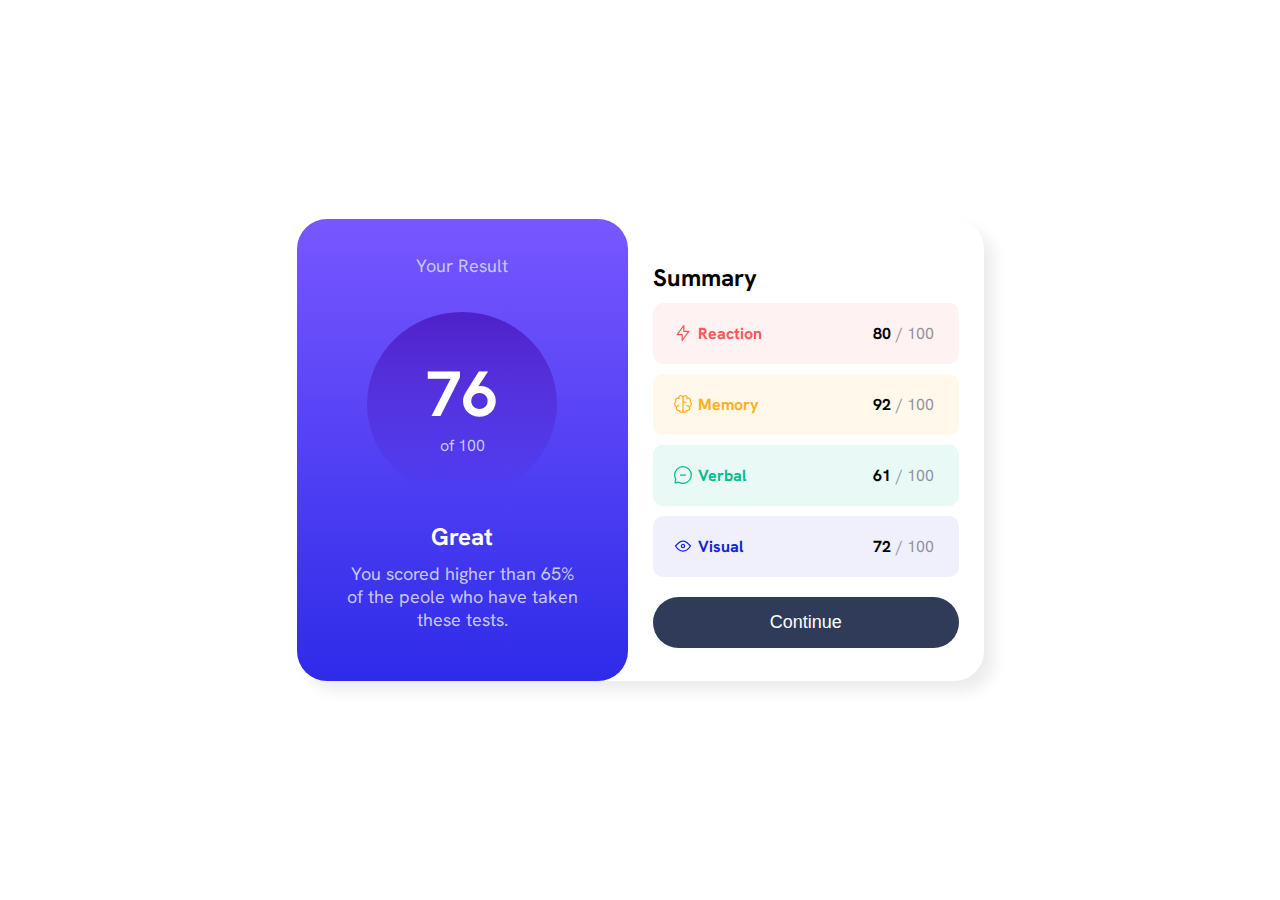
<file: index.html>
<!DOCTYPE html>
<html lang="pt-BR">
<head>
    <meta charset="UTF-8">
    <meta http-equiv="X-UA-Compatible" content="IE=edge">
    <meta name="viewport" content="width=device-width, initial-scale=1.0">

    <link rel="preconnect" href="https://fonts.googleapis.com">
    <link rel="preconnect" href="https://fonts.gstatic.com" crossorigin>
    <link href="https://fonts.googleapis.com/css2?family=Hanken+Grotesk:wght@500;700;800&display=swap" rel="stylesheet">


    <title>Mentor de front-end |  Componente de resumo de resultados</title>

    <link rel="stylesheet" href="src/css/reset.css">
    <link rel="stylesheet" href="src/css/style.css">
    <link rel="stylesheet" href="src/css/mq.css">

</head>
<body>

    <main>
        
         <section id="section1">

            <p>Your Result</p>

            <div>
                <h1>76</h1>
                <p>of 100</p>
            </div>

            <h2>Great</h2>

            <p id="leg">You scored higher than 65% of the peole who have taken these tests.</p>

         </section>

         <section id="section2">

            <h2>Summary</h2>

            <article id="reaction">

                    <aside>
        
                        <svg xmlns="http://www.w3.org/2000/svg" width="20" height="20" fill="none" viewBox="0 0 20 20"><path stroke="#F55" stroke-linecap="round" stroke-linejoin="round" stroke-width="1.25" d="M10.833 8.333V2.5l-6.666 9.167h5V17.5l6.666-9.167h-5Z"/></svg>
                        <p id="tt">Reaction</p>
        
                    </aside>

                    <aside>
        
                        <p class="reaction">80 <div>/ 100</div> </p>

                    </aside>

            </article>

            <article id="memory">

                <aside>
        
                    <svg xmlns="http://www.w3.org/2000/svg" width="20" height="20" fill="none" viewBox="0 0 20 20"><path stroke="#FFB21E" stroke-linecap="round" stroke-linejoin="round" stroke-width="1.25" d="M5.833 11.667a2.5 2.5 0 1 0 .834 4.858"/><path stroke="#FFB21E" stroke-linecap="round" stroke-linejoin="round" stroke-width="1.25" d="M3.553 13.004a3.333 3.333 0 0 1-.728-5.53m.025-.067a2.083 2.083 0 0 1 2.983-2.824m.199.054A2.083 2.083 0 1 1 10 3.75v12.917a1.667 1.667 0 0 1-3.333 0M10 5.833a2.5 2.5 0 0 0 2.5 2.5m1.667 3.334a2.5 2.5 0 1 1-.834 4.858"/><path stroke="#FFB21E" stroke-linecap="round" stroke-linejoin="round" stroke-width="1.25" d="M16.447 13.004a3.334 3.334 0 0 0 .728-5.53m-.025-.067a2.083 2.083 0 0 0-2.983-2.824M10 3.75a2.085 2.085 0 0 1 2.538-2.033 2.084 2.084 0 0 1 1.43 2.92m-.635 12.03a1.667 1.667 0 0 1-3.333 0"/></svg>
                    <p id="mm">Memory</p>

                </aside>
        
                <aside>
        
                    <p class="resultado">92 <div>/ 100 </div> </p>

                </aside>

            </article>

            <article id="verbal">

                <aside>
        
                    <svg xmlns="http://www.w3.org/2000/svg" width="20" height="20" fill="none" viewBox="0 0 20 20"><path stroke="#00BB8F" stroke-linecap="round" stroke-linejoin="round" stroke-width="1.25" d="M7.5 10h5M10 18.333A8.333 8.333 0 1 0 1.667 10c0 1.518.406 2.942 1.115 4.167l-.699 3.75 3.75-.699A8.295 8.295 0 0 0 10 18.333Z"/></svg>
                    <p id="vb">Verbal</p>
                </aside>

                <aside>
        
                    <p >61 <div>/ 100</div></p>

                </aside>

            </article>

            <article id="visual">

                <aside>
        
                    <svg xmlns="http://www.w3.org/2000/svg" width="20" height="20" fill="none" viewBox="0 0 20 20"><path stroke="#1125D6" stroke-linecap="round" stroke-linejoin="round" stroke-width="1.25" d="M10 11.667a1.667 1.667 0 1 0 0-3.334 1.667 1.667 0 0 0 0 3.334Z"/><path stroke="#1125D6" stroke-linecap="round" stroke-linejoin="round" stroke-width="1.25" d="M17.5 10c-1.574 2.492-4.402 5-7.5 5s-5.926-2.508-7.5-5C4.416 7.632 6.66 5 10 5s5.584 2.632 7.5 5Z"/></svg>
                    <p id="vs">Visual</p>
        
                </aside>

                <aside>
        
                    <p>72 <div>/ 100</div></p>
        
                </aside>

            </article>

            <button title="Continue">Continue</button>

         </section>

    </main>

    

</body>
</html>
</file>
<file: src/css/style.css>
:root {

    /*Principal*/
    --Vermelho-claro: #ff5757;
    --Amarelo-alaranjado: #ffb01f;
    --Verde-azulado: #00bd91;
    --Azul-cobalto: #1125d4;

    /*Degradês*/

    /*Fundo*/
    --Azul-ardósia-claro: #7857ff;
    --Azul-royal-claro: #2e2be9;
    
    /*(círculo)*/

    --Azul-violeta: #4e21ca;
    --Azul-persa: #2421ca00;

    /*Neutro*/
    --Branco: #ffffff;
    --Azul-claro: #ebf1ff;
    --Lavanda-clara: #c8c7ff;
    --Azul-cinza-escuro: #303b5a;

    /*Fonte*/
    --fontpadrao: 'Hanken Grotesk', sans-serif;
}

body, main {
    font-family: var(--fontpadrao);
    height: 100vh;
    width: 100vw;
}

#section1 {
    width: 100vw;
    text-align: center;
    background-image: linear-gradient(to top, #2e2be9, #7857ff);
    color: var(--Branco);
    border-radius: 0px 0px 30px 30px;
}

#section1 > div {
    background-image: linear-gradient(to top, #2421ca00, #4e21ca);
    border-radius: 50%;
    margin: auto;
    width: 190px;

}

div h1 {
    font-size: 4em;
}

div > h1 {
    padding: 40px 0px 0px 0px;
}
div >p  {
    padding: 0px 0px 40px 0px;
    color: var(--Lavanda-clara);
}

#section1 > h2 {
    padding: 25px 15px 5px 15px;
}

#section1 > p {
    font-size: 18px;
    color: var(--Lavanda-clara);
    padding: 35px;
}

section #leg {
    font-size: 18px;
    padding: 5px 50px 50px 50px;
}

/*parte d baixo*/

section#section2 {
    padding: 25px;
    gap: 15px;
    display: flex;
    flex-direction: column;
}

section#section2 h2 {
    font-size: 24px;
    padding-bottom: 15px;
}

section#section2 article {
    display: flex;
    justify-content: space-between;
    padding: 20px;
    align-items: center;
    border-radius: 10px;
}

section#section2 article#reaction {
    background-color: #ff575714;
}
article aside > #tt {
    color: var(--Vermelho-claro);
}


section#section2 article#memory {
    background-color: #ffb11f17;
}
article aside > #mm {
    color: var(--Amarelo-alaranjado);
}

section#section2 article#verbal {
    background-color: #00bd9116;
}
article aside > #vb {
    color: var(--Verde-azulado);
}

section#section2 article#visual {
    background-color: #1124d411;
}
article aside > #vs {
    color: #1125d4;
}


aside {
    display: flex;
    gap: 5px;
    font-weight: 700;
}

aside > div {
    color: #919199;
    font-weight: normal;
}


section#section2 > button {
    margin: auto;
    width: 100%;
    padding: 20px;
    border: 0px;
    border-radius: 35px;
    background-color: var(--Azul-cinza-escuro);
    color: #fff;
    font-weight: 500;
    font-size: 18px;
    text-align: center;
    top: 10px;
    position: relative;
}
section#section2 > button:active {
    background-image: linear-gradient(to top, #2e2be9, #7857ff);
}
</file>
<file: src/css/mq.css>
@media (min-width:765px) {
    body {
        height: 100vh;
        width: 100vw;
        align-items: center;
        display: flex;
    }
   
    main {
        display: flex;
        width: 687px;
        margin: auto;
        height: auto;
        align-items: center;
        background-color: #fff;
        box-shadow: 10px 10px 15px rgba(0, 0, 0, 0.079);
        border-radius:30px 30px;
    }

    #section2,#section1 {
        width: 50vw;
    }

    #section1 {
        border-radius:30px 30px;
    }

    section #leg {
        font-size: 18px;
        padding: 5px 50px 50px 50px;
    }

    section#section2 {
        gap: 10px;
    }


    section#section2 h2 {
        font-size: 24px;
        padding: 0px 0px 0px 0px;
    }
    

    section#section2 > button {
        padding: 15px;
        cursor: pointer;
    }
    section#section2 > button:hover {
        background-image: linear-gradient(to top, #2e2be9, #7857ff);
    }
    
}
</file>
